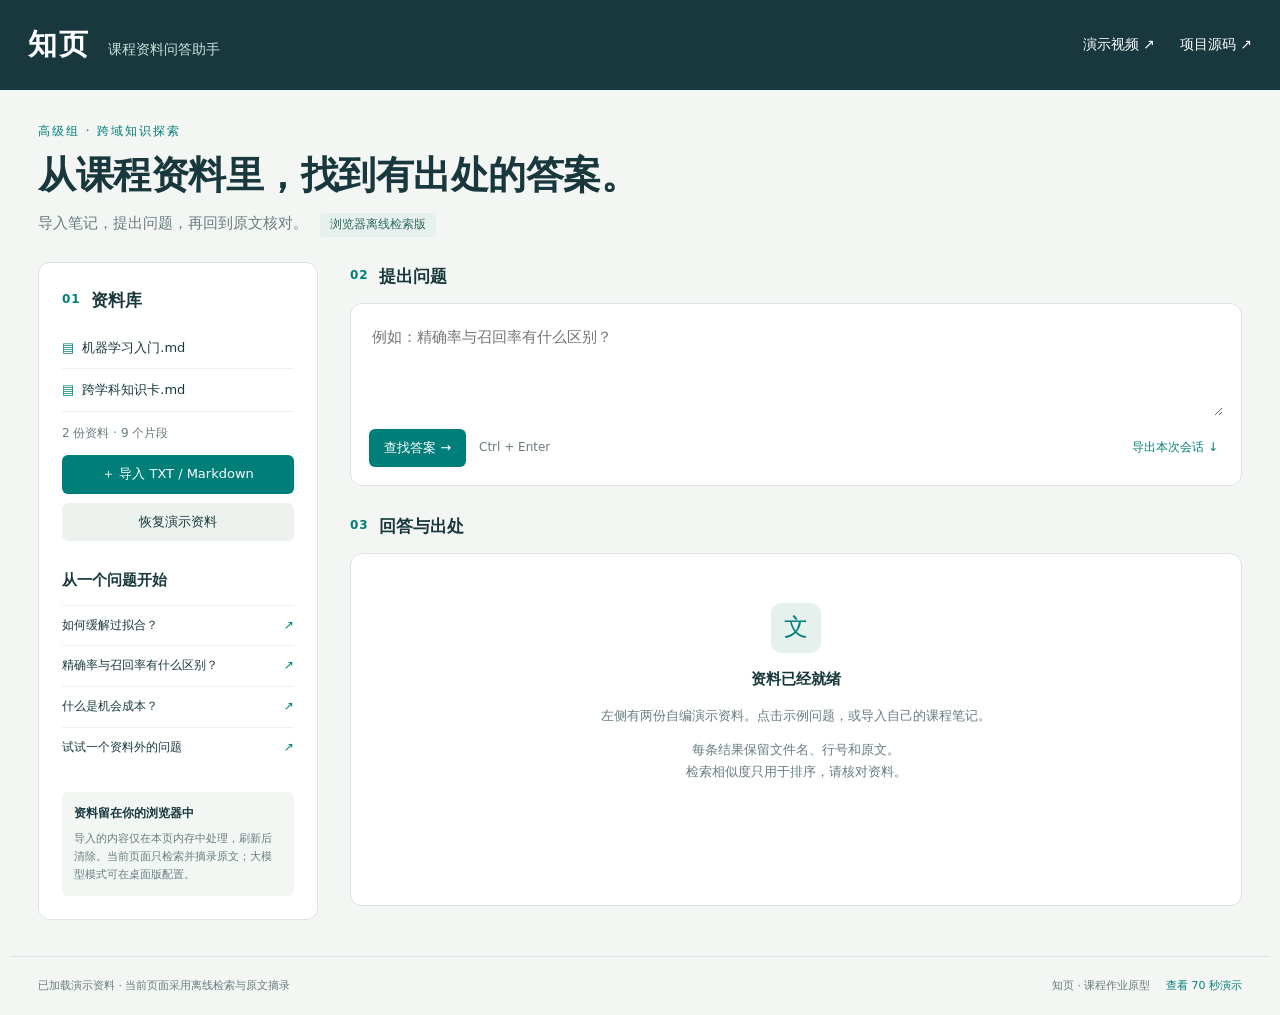
<file: web/index.html>
<!doctype html>
<html lang="zh-CN">
<head><meta charset="utf-8"><meta name="viewport" content="width=device-width,initial-scale=1"><title>知页 · 课程资料问答助手</title><meta name="description" content="导入课程笔记，检索相关原文并核对出处。无需登录，浏览器本地运行。"><link rel="stylesheet" href="style.css"><script src="sample-data.js" defer></script><script src="app.js" defer></script></head>
<body>
<header><a class="brand" href="./">知页<span>课程资料问答助手</span></a><nav><a href="video.html">演示视频 ↗</a><a href="https://github.com/Hjw070/zhiye-course-assistant" target="_blank" rel="noopener">项目源码 ↗</a></nav></header>
<section class="intro"><div><p class="eyebrow">高级组 · 跨域知识探索</p><h1>从课程资料里，<br class="mobile">找到有出处的答案。</h1><p>导入笔记，提出问题，再回到原文核对。<span class="pill">浏览器离线检索版</span></p></div></section>
<main><aside>
<div class="section-title"><span>01</span><h2>资料库</h2></div><ul id="library"></ul><p id="stats" class="muted"></p>
<label class="button primary file-button" for="files">＋ 导入 TXT / Markdown<input id="files" type="file" accept=".txt,.md" multiple></label><button id="reset" class="button secondary">恢复演示资料</button>
<div class="examples"><h3>从一个问题开始</h3><button data-question="如何缓解过拟合？">如何缓解过拟合？ <span>↗</span></button><button data-question="精确率与召回率有什么区别？">精确率与召回率有什么区别？ <span>↗</span></button><button data-question="什么是机会成本？">什么是机会成本？ <span>↗</span></button><button data-question="火星上有多少家咖啡馆？">试试一个资料外的问题 <span>↗</span></button></div>
<div class="local-note"><b>资料留在你的浏览器中</b><p>导入的内容仅在本页内存中处理，刷新后清除。当前页面只检索并摘录原文；大模型模式可在桌面版配置。</p></div>
</aside><section class="workspace">
<div class="section-title"><span>02</span><h2>提出问题</h2></div>
<form id="question-form"><label class="sr-only" for="question">输入课程资料问题</label><textarea id="question" maxlength="2000" rows="3" placeholder="例如：精确率与召回率有什么区别？"></textarea><div class="form-actions"><button class="button primary" type="submit">查找答案 →</button><span class="muted">Ctrl + Enter</span><button id="export" type="button" class="text-button">导出本次会话 ↓</button></div></form>
<div class="section-title result-heading"><span>03</span><h2>回答与出处</h2><span id="hit-count" class="muted"></span></div>
<div id="result" aria-live="polite"><div class="welcome"><div class="welcome-icon">文</div><h3>资料已经就绪</h3><p>左侧有两份自编演示资料。点击示例问题，或导入自己的课程笔记。</p><p class="muted">每条结果保留文件名、行号和原文。<br>检索相似度只用于排序，请核对资料。</p></div></div>
</section></main>
<footer><p id="status" role="status">准备就绪 · 无需登录或 API Key</p><p>知页 · 课程作业原型 <a href="video.html">查看 70 秒演示</a></p></footer>
</body></html>
</file>
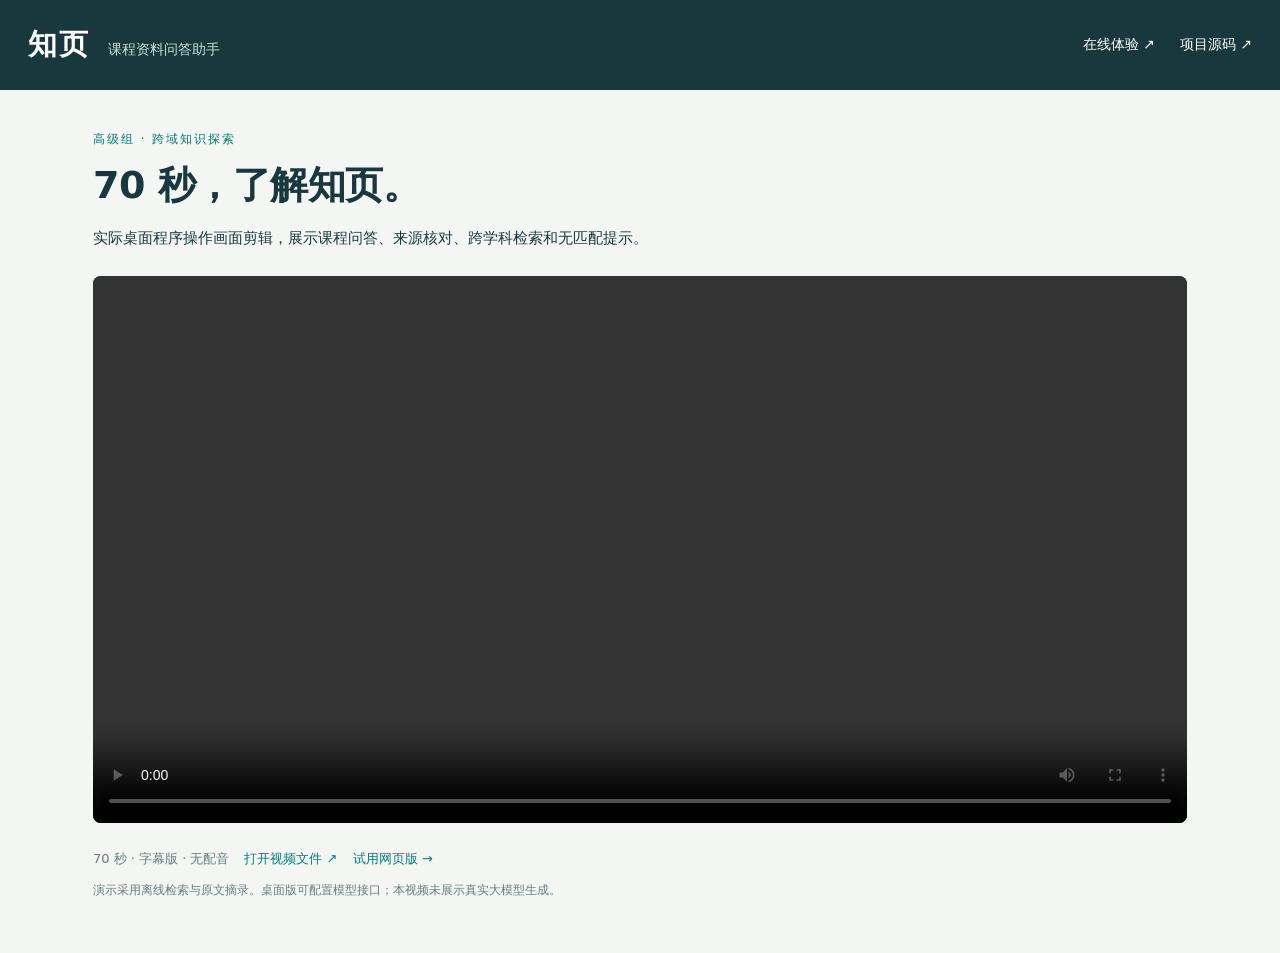
<file: web/video.html>
<!doctype html><html lang="zh-CN"><head><meta charset="utf-8"><meta name="viewport" content="width=device-width,initial-scale=1"><title>知页 · 70秒作品演示</title><meta name="description" content="知页课程资料问答助手实际程序画面演示，70秒字幕版。"><link rel="stylesheet" href="style.css"></head><body><header><a class="brand" href="./">知页<span>课程资料问答助手</span></a><nav><a href="./">在线体验 ↗</a><a href="https://github.com/Hjw070/zhiye-course-assistant">项目源码 ↗</a></nav></header><main class="video-wrap" style="display:block"><p class="eyebrow">高级组 · 跨域知识探索</p><h1>70 秒，了解知页。</h1><p>实际桌面程序操作画面剪辑，展示课程问答、来源核对、跨学科检索和无匹配提示。</p><video controls playsinline preload="metadata" aria-label="知页作品演示视频"><source src="assets/demo.mp4" type="video/mp4">你的浏览器不支持视频播放，请使用下方视频文件链接。</video><div class="video-info"><span>70 秒 · 字幕版 · 无配音</span><a href="assets/demo.mp4">打开视频文件 ↗</a><a href="./">试用网页版 →</a></div><p class="muted">演示采用离线检索与原文摘录。桌面版可配置模型接口；本视频未展示真实大模型生成。</p></main></body></html>
</file>
<file: web/style.css>
:root{--bg:#f4f6f4;--ink:#18383d;--muted:#687c80;--line:#dce5e2;--teal:#007e79;--soft:#e6f1ed}*{box-sizing:border-box}body{margin:0;background:var(--bg);color:var(--ink);font:15px/1.65 "Microsoft YaHei",system-ui,sans-serif}a{color:inherit;text-decoration:none}button,input,textarea{font:inherit}button,a,label{ -webkit-tap-highlight-color:transparent}button{cursor:pointer}button:focus-visible,a:focus-visible,label:focus-within,textarea:focus{outline:3px solid #71bcb1;outline-offset:3px}header{background:var(--ink);color:#fff;padding:21px max(28px,calc((100vw - 1260px)/2));display:flex;justify-content:space-between;align-items:center;gap:20px}.brand{font-size:29px;font-weight:750;letter-spacing:2px}.brand span{font-size:14px;font-weight:400;letter-spacing:0;margin-left:18px;color:#c9e0db}nav{display:flex;gap:25px;font-size:14px}nav a:hover,footer a:hover{color:#70c6b4}.intro{max-width:1260px;margin:auto;padding:32px 28px 25px}.eyebrow{text-transform:uppercase;font-size:12px;letter-spacing:2px;color:var(--teal);margin:0 0 8px}h1{font-size:clamp(27px,3.1vw,38px);line-height:1.35;margin:0 0 10px;letter-spacing:-.5px}.intro p:last-child{margin:0;color:var(--muted)}.pill{display:inline-block;padding:2px 10px;font-size:12px;border-radius:4px;background:var(--soft);color:#336a61;margin-left:12px}.mobile{display:none}main{max-width:1260px;margin:0 auto 36px;padding:0 28px;display:grid;grid-template-columns:280px minmax(0,1fr);gap:32px}aside{border:1px solid var(--line);border-radius:12px;background:#fff;padding:23px}.workspace{min-width:0}.section-title{display:flex;gap:10px;align-items:center;margin-bottom:13px}.section-title>span:first-child{font-size:12px;letter-spacing:1px;color:var(--teal);font-weight:650}h2{margin:0;font-size:17px;font-weight:650}h3{font-size:15px;margin:0 0 12px}.muted{color:var(--muted);font-size:12px}#library{list-style:none;padding:0;margin:0}#library li{padding:10px 0;border-bottom:1px solid #eef2ef;overflow-wrap:anywhere;font-size:13px}#library li:before{content:"▤";color:var(--teal);margin-right:8px}.button{padding:10px 15px;border-radius:6px;border:0;display:inline-flex;align-items:center;justify-content:center;gap:6px;line-height:1.4;text-align:center;font-size:13px}.primary{background:var(--teal);color:#fff}.primary:hover{background:#006963}.secondary{background:#edf2ef;color:var(--ink)}.file-button{width:100%;position:relative;cursor:pointer}.file-button input{position:absolute;width:1px;height:1px;opacity:0}#reset{margin-top:9px;width:100%}.examples{margin-top:27px}.examples button{display:flex;justify-content:space-between;gap:6px;align-items:center;width:100%;padding:10px 0;border:0;border-top:1px solid #eef2ef;background:none;color:var(--ink);text-align:left;font-size:12px}.examples button:hover{color:var(--teal)}.examples span{color:var(--teal)}.local-note{margin-top:24px;background:#f3f7f4;padding:12px;font-size:12px;border-radius:6px}.local-note p{margin:6px 0 0;color:var(--muted);font-size:11px}#question-form{background:white;border:1px solid var(--line);border-radius:12px;padding:18px}textarea{display:block;width:100%;resize:vertical;border:0;padding:3px;min-height:94px;background:#fff;color:var(--ink);font-size:15px;line-height:1.7}.form-actions{display:flex;align-items:center;gap:13px;margin-top:13px}.text-button{border:0;background:none;color:var(--teal);padding:5px;font-size:12px;margin-left:auto}.result-heading{margin-top:26px}#hit-count{margin-left:auto}#result{min-height:353px;background:white;border:1px solid var(--line);border-radius:12px;padding:22px}.welcome{text-align:center;padding:27px 20px}.welcome p{font-size:13px;color:var(--muted)}.welcome-icon{display:inline-grid;place-items:center;width:50px;height:50px;background:var(--soft);color:var(--teal);border-radius:10px;margin-bottom:14px;font-size:24px}.answer-note{font-size:13px;background:var(--soft);border-radius:6px;padding:12px;margin:0 0 18px}.hit{border:1px solid var(--line);border-radius:7px;padding:15px;margin-top:13px}.hit h3{font-size:13px;overflow-wrap:anywhere;margin:0 0 6px}.score{font-size:11px;color:var(--muted);margin:0 0 12px}.quote{white-space:pre-wrap;overflow-wrap:anywhere;font-size:14px;line-height:1.85}.no-result{padding:30px 5px}.no-result h3{font-size:19px}footer{max-width:1260px;padding:20px 28px;margin:auto;border-top:1px solid var(--line);display:flex;justify-content:space-between;gap:18px;font-size:11px;color:var(--muted)}footer p{margin:0}footer a{margin-left:12px;color:var(--teal)}.sr-only{position:absolute;width:1px;height:1px;padding:0;overflow:hidden;clip:rect(0,0,0,0);white-space:nowrap}.video-wrap{max-width:1150px;margin:auto;padding:40px 28px}.video-wrap h1{margin-top:10px}.video-wrap video{display:block;margin:25px auto;width:100%;max-height:75vh;border-radius:8px;background:#102d35}.video-info{display:flex;gap:15px;flex-wrap:wrap;color:var(--muted);font-size:13px}.video-info a{color:var(--teal)}@media(max-width:850px){header{padding:16px 20px}.brand span{display:block;margin-left:0;font-size:11px}.brand{font-size:25px}nav{gap:15px;font-size:12px}.intro{padding:26px 20px}.intro p:last-child{font-size:13px}.pill{margin-left:0;margin-top:8px}main{grid-template-columns:1fr;padding:0 20px;gap:24px}aside{padding:18px}.examples{margin-top:16px}.examples button{font-size:13px}.local-note{margin-top:16px}#library{display:flex;gap:14px;flex-wrap:wrap}.file-button,#reset{width:auto}#reset{margin-left:6px}.form-actions{flex-wrap:wrap}.form-actions>.muted{display:none}.text-button{font-size:12px}.mobile{display:block}footer{margin:0 20px;padding:16px 0;flex-direction:column;gap:5px}.video-wrap{padding:25px 20px}.video-wrap video{border-radius:5px}#result{padding:16px}}
</file>
